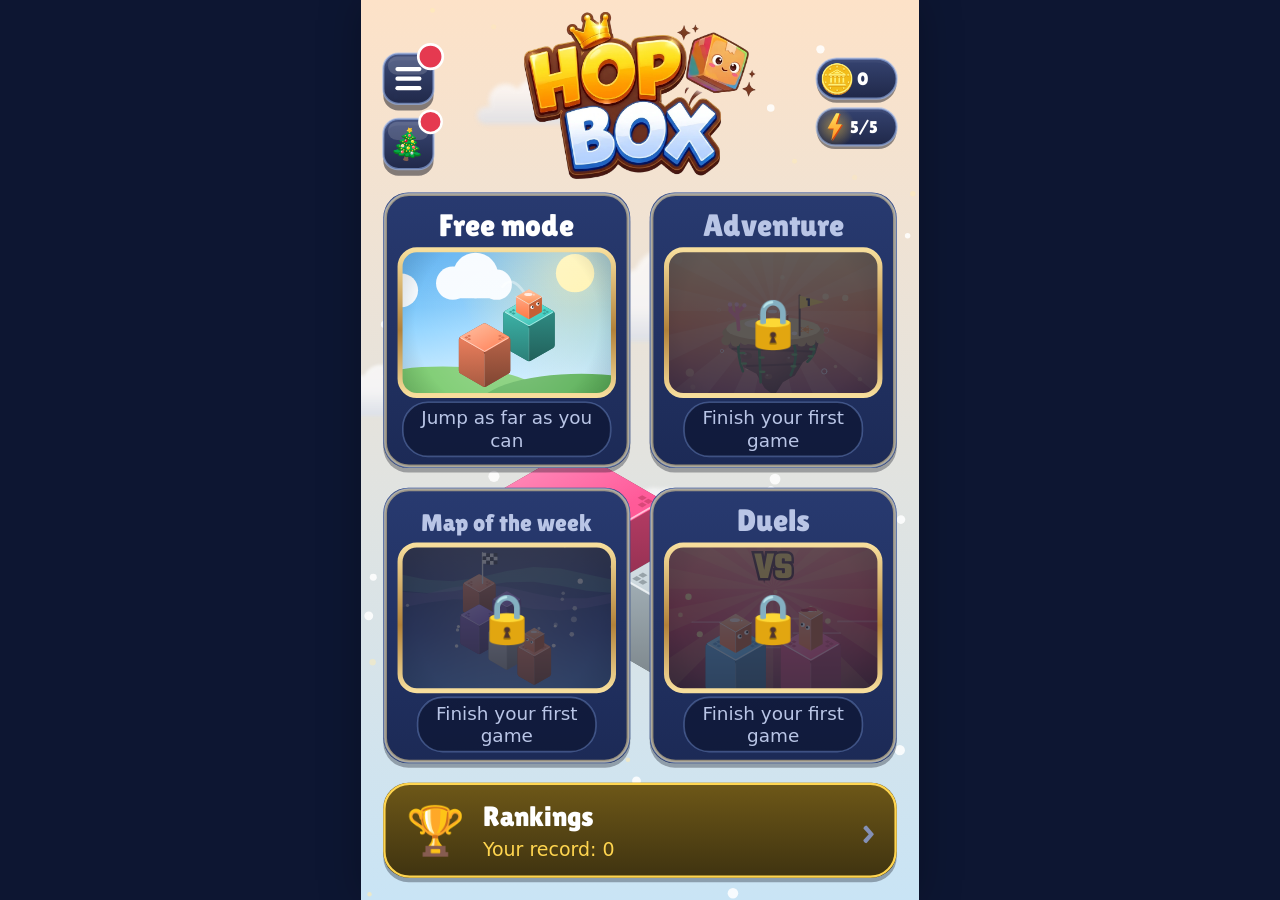
<file: index.html>
<!doctype html>
<html lang="fr">
<head>
  <meta charset="utf-8">
  <meta name="viewport" content="width=device-width, initial-scale=1, maximum-scale=1, user-scalable=no, viewport-fit=cover">
  <title>Hop Box</title>
  <meta name="description" content="Maintiens appuyé pour sauter de plateforme en plateforme." data-i18n-content="web.description">
  <meta name="theme-color" content="#FDE2C8">
  <meta name="apple-mobile-web-app-capable" content="yes">
  <meta name="mobile-web-app-capable" content="yes">
  <meta name="apple-mobile-web-app-status-bar-style" content="black-translucent">
  <meta name="apple-mobile-web-app-title" content="Hop Box">
  <link rel="manifest" href="manifest.webmanifest">
  <link rel="icon" href="icone.svg" type="image/svg+xml">
  <link rel="apple-touch-icon" href="icone-180.png">
  <link rel="stylesheet" href="style.css?v=b013c465">
</head>
<body>
  <canvas id="game" aria-label="Hop Box, jeu de saut" data-i18n-label="web.canvas_label"></canvas>
  <div id="safe-probe"></div>

  <div id="pseudo-dialog" role="dialog" aria-modal="true" aria-labelledby="pseudo-title">
    <form id="pseudo-form" class="card">
      <h2 id="pseudo-title"></h2>
      <p id="pseudo-msg"></p>
      <input id="pseudo-input" maxlength="16" autocomplete="nickname" autocapitalize="off" spellcheck="false" data-i18n-placeholder="pseudo.hint">
      <div class="actions">
        <button type="button" id="pseudo-cancel" class="secondary" data-i18n="common.cancel">Annuler</button>
        <button type="submit">OK</button>
      </div>
    </form>
  </div>

  <div id="text-dialog" role="dialog" aria-modal="true" aria-labelledby="text-title">
    <form id="text-form" class="card">
      <h2 id="text-title"></h2>
      <p id="text-msg"></p>
      <input id="text-input" autocomplete="off" autocapitalize="off" spellcheck="false">
      <div class="actions">
        <button type="button" id="text-cancel" class="secondary" data-i18n="common.cancel">Annuler</button>
        <button type="submit" id="text-ok">OK</button>
      </div>
    </form>
  </div>

  <div id="error-box">
    <div class="card">
      <h2 data-i18n="web.error_title">Oups, un problème</h2>
      <p data-i18n="web.error_msg">Fais une capture d'écran de ce message et envoie-la pour que le bug soit corrigé.</p>
      <pre id="error-text"></pre>
      <div class="actions"><button type="button" onclick="location.reload()" data-i18n="web.reload">Recharger</button></div>
    </div>
  </div>

  <script src="js/errors.js?v=b013c465"></script>
  <script src="js/i18n.js?v=b013c465"></script>
  <script src="js/gfx.js?v=b013c465"></script>
  <script src="js/scrolllist.js?v=b013c465"></script>
  <script src="js/difficulty.js?v=b013c465"></script>
  <script src="js/data.js?v=b013c465"></script>
  <script src="js/render.js?v=b013c465"></script>
  <script src="js/platform.js?v=b013c465"></script>
  <script src="js/island.js?v=b013c465"></script>
  <script src="js/space.js?v=b013c465"></script>
  <script src="js/idle.js?v=b013c465"></script>
  <script src="js/stats.js?v=b013c465"></script>
  <script src="js/ice.js?v=b013c465"></script>
  <script src="js/forest.js?v=b013c465"></script>
  <script src="js/heli.js?v=b013c465"></script>
  <script src="js/voyage.js?v=b013c465"></script>
  <script src="js/ufo.js?v=b013c465"></script>
  <script src="js/whale.js?v=b013c465"></script>
  <script src="js/sealife.js?v=b013c465"></script>
  <script src="js/spacelife.js?v=b013c465"></script>
  <script src="js/chapterambient.js?v=b013c465"></script>
  <script src="js/chapterdata.js?v=b013c465"></script>
  <script src="js/chapterhooks.js?v=b013c465"></script>
  <script src="js/polar.js?v=b013c465"></script>
  <script src="js/nuclear.js?v=b013c465"></script>
  <script src="js/daily.js?v=b013c465"></script>
  <script src="js/fest.js?v=b013c465"></script>
  <script src="js/festui.js?v=b013c465"></script>
  <script src="js/surprise.js?v=b013c465"></script>
  <script src="js/quest.js?v=b013c465"></script>
  <script src="js/questheart.js?v=b013c465"></script>
  <script src="js/energyoffer.js?v=b013c465"></script>
  <script src="js/duel.js?v=b013c465"></script>
  <script src="js/questchallenge.js?v=b013c465"></script>
  <script src="js/overheat.js?v=b013c465"></script>
  <script src="js/energygauge.js?v=b013c465"></script>
  <script src="js/gaugeskins.js?v=b013c465"></script>
  <script src="js/bigjump.js?v=b013c465"></script>
  <script src="js/questtheme.js?v=b013c465"></script>
  <script src="js/chapterheroes.js?v=b013c465"></script>
  <script src="js/mappaths.js?v=b013c465"></script>
  <script src="js/mapart.js?v=b013c465"></script>
  <script src="js/scenelive.js?v=b013c465"></script>
  <script src="js/chapterthemes.js?v=b013c465"></script>
  <script src="js/chapterthemes2.js?v=b013c465"></script>
  <script src="js/chapterthemes3.js?v=b013c465"></script>
  <script src="js/chapterthemes4.js?v=b013c465"></script>
  <script src="js/chapterthemes5.js?v=b013c465"></script>
  <script src="js/chapterbabylone.js?v=b013c465"></script>
  <script src="js/chapterolympe.js?v=b013c465"></script>
  <script src="js/chapterrome.js?v=b013c465"></script>
  <script src="js/chapterchine.js?v=b013c465"></script>
  <script src="js/chapteraztec.js?v=b013c465"></script>
  <script src="js/chapterinca.js?v=b013c465"></script>
  <script src="js/chaptervikings.js?v=b013c465"></script>
  <script src="js/chaptersigns.js?v=b013c465"></script>
  <script src="js/chapterstory.js?v=b013c465"></script>
  <script src="js/storyfx.js?v=b013c465"></script>
  <script src="js/chapters.js?v=b013c465"></script>
  <script src="js/langpicker.js?v=b013c465"></script>
  <script src="js/layercache.js?v=b013c465"></script>
  <script src="js/goldblock.js?v=b013c465"></script>
  <script src="js/perfectfx.js?v=b013c465"></script>
  <script src="js/share.js?v=b013c465"></script>
  <script src="js/volcano.js?v=b013c465"></script>
  <script src="js/satellite.js?v=b013c465"></script>
  <script src="js/bats.js?v=b013c465"></script>
  <script src="js/hornets.js?v=b013c465"></script>
  <script src="js/testmenu.js?v=b013c465"></script>
  <script src="js/bonus.js?v=b013c465"></script>
  <script src="js/balloon.js?v=b013c465"></script>
  <script src="js/character.js?v=b013c465"></script>
  <script src="js/specials.js?v=b013c465"></script>
  <script src="js/ads.js?v=b013c465"></script>
  <script src="js/progression.js?v=b013c465"></script>
  <script src="js/menus.js?v=b013c465"></script>
  <script src="js/zoompicker.js?v=b013c465"></script>
  <script src="js/bannerplane.js?v=b013c465"></script>
  <script src="js/homemenu.js?v=b013c465"></script>
  <script src="js/effects.js?v=b013c465"></script>
  <script src="js/screens.js?v=b013c465"></script>
  <script src="js/duels.js?v=b013c465"></script>
  <script src="js/weekly.js?v=b013c465"></script>
  <script src="js/sound.js?v=b013c465"></script>
  <script src="js/net.js?v=b013c465"></script>
  <script src="js/game.js?v=b013c465"></script>
  <script src="js/deathreplay.js?v=b013c465"></script>
  <script src="js/tutorial.js?v=b013c465"></script>
  <script src="js/assist.js?v=b013c465"></script>
  <script src="js/freeenergy.js?v=b013c465"></script>
  <script src="js/ranking.js?v=b013c465"></script>
  <script src="js/guide.js?v=b013c465"></script>
  <script src="js/telemetry.js?v=b013c465"></script>
  <script src="js/main.js?v=b013c465"></script>
</body>
</html>
</file>
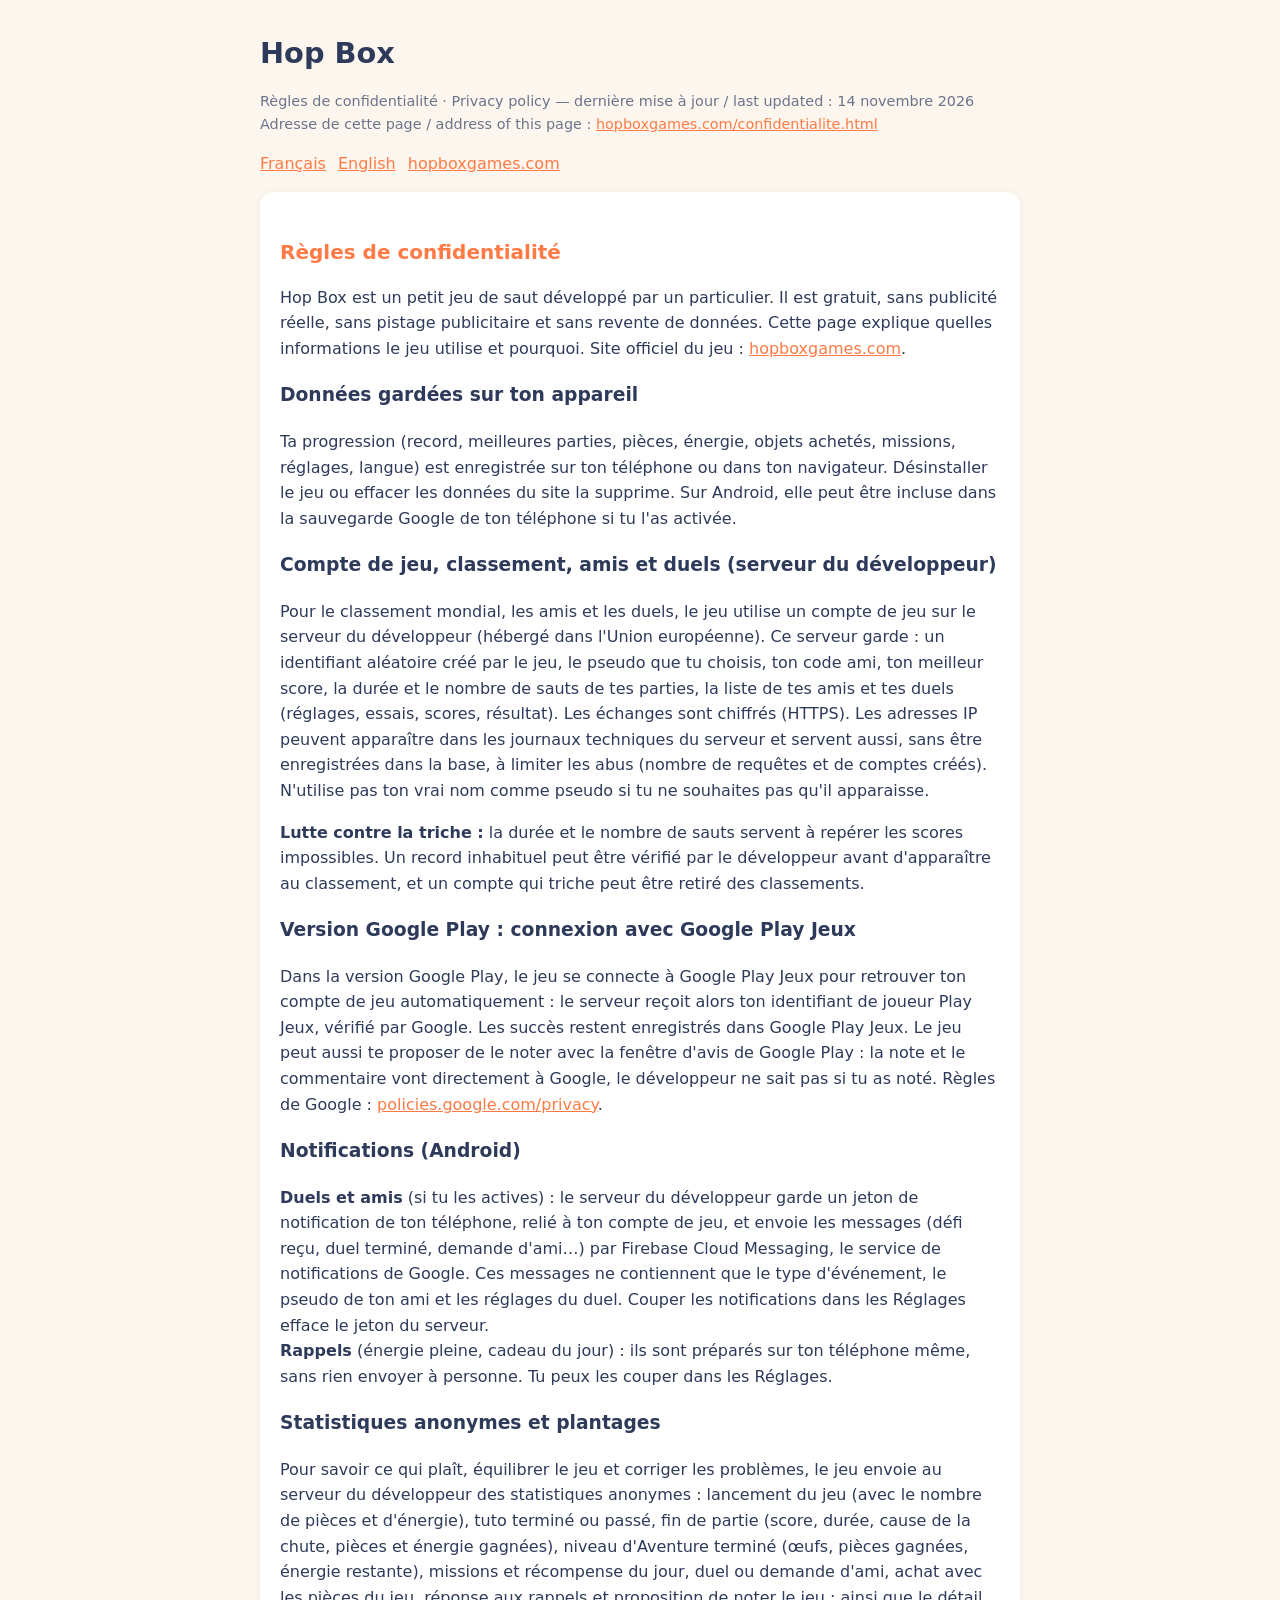
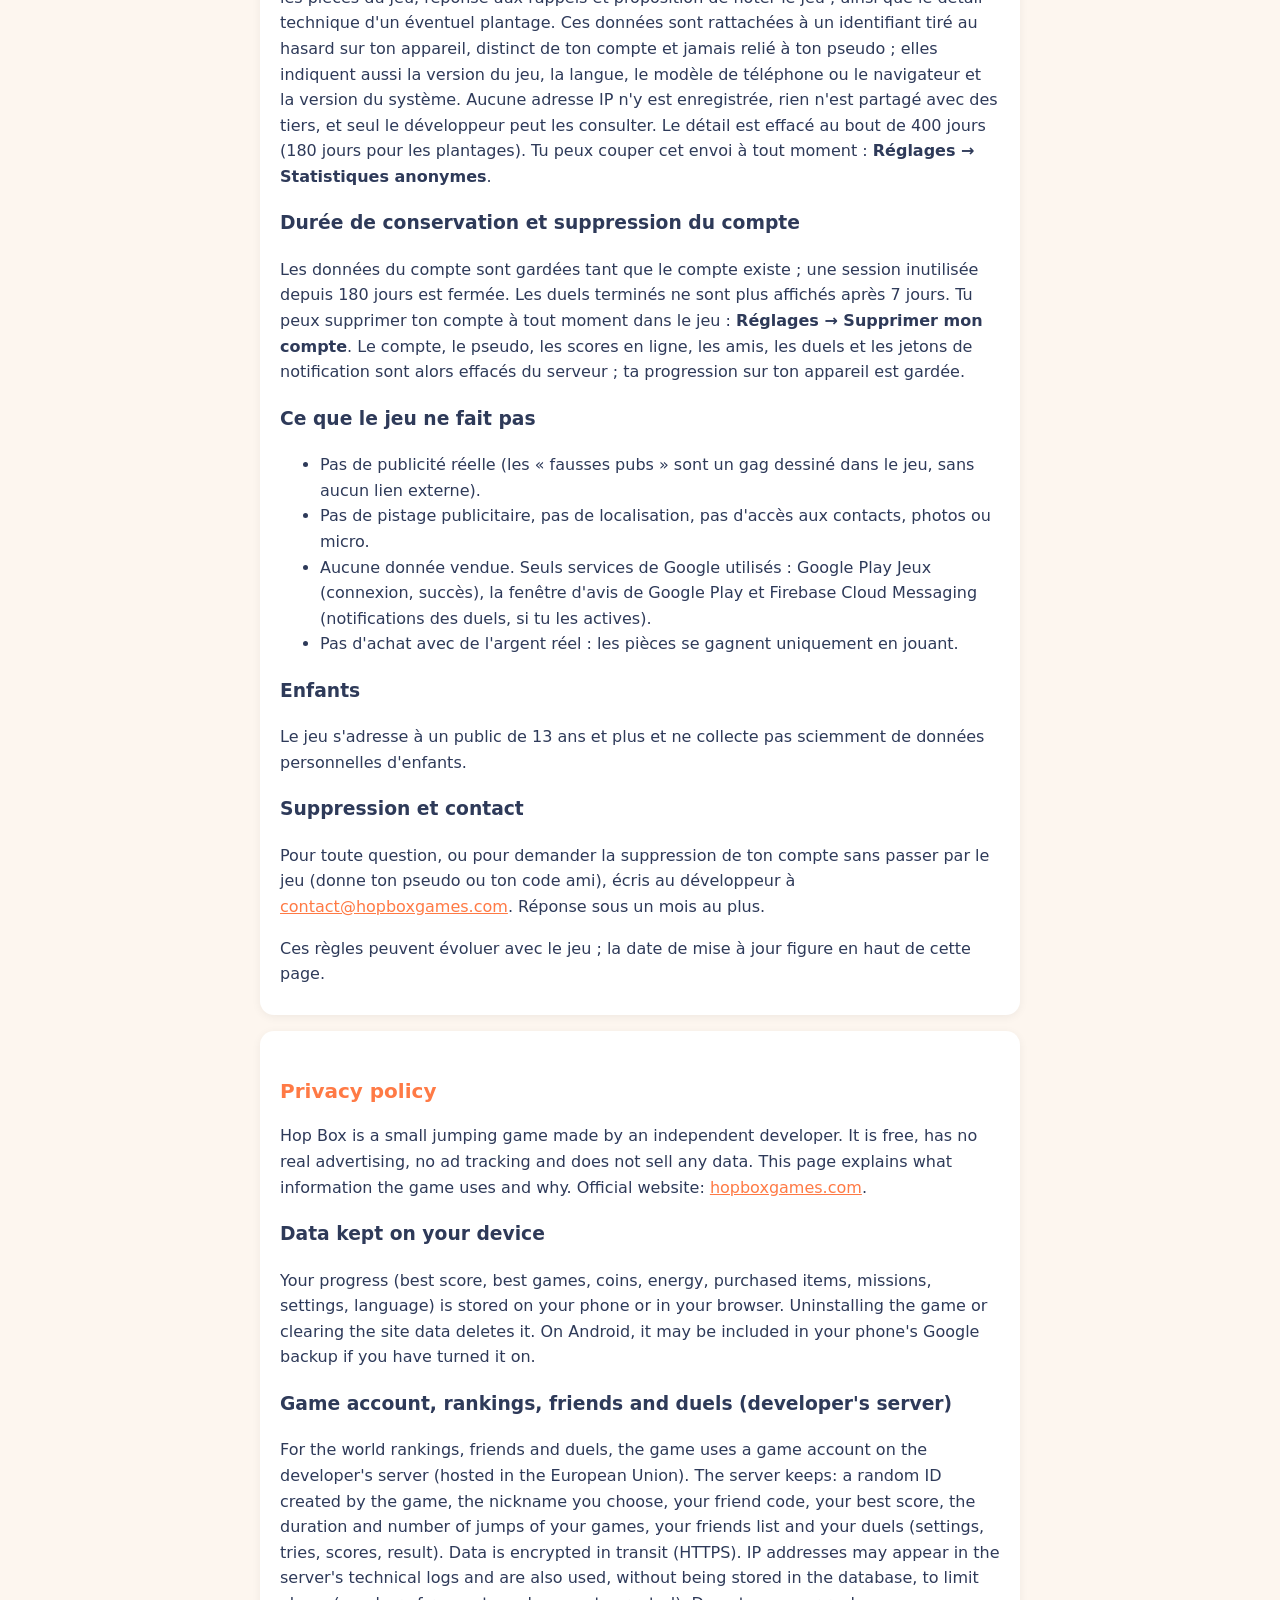
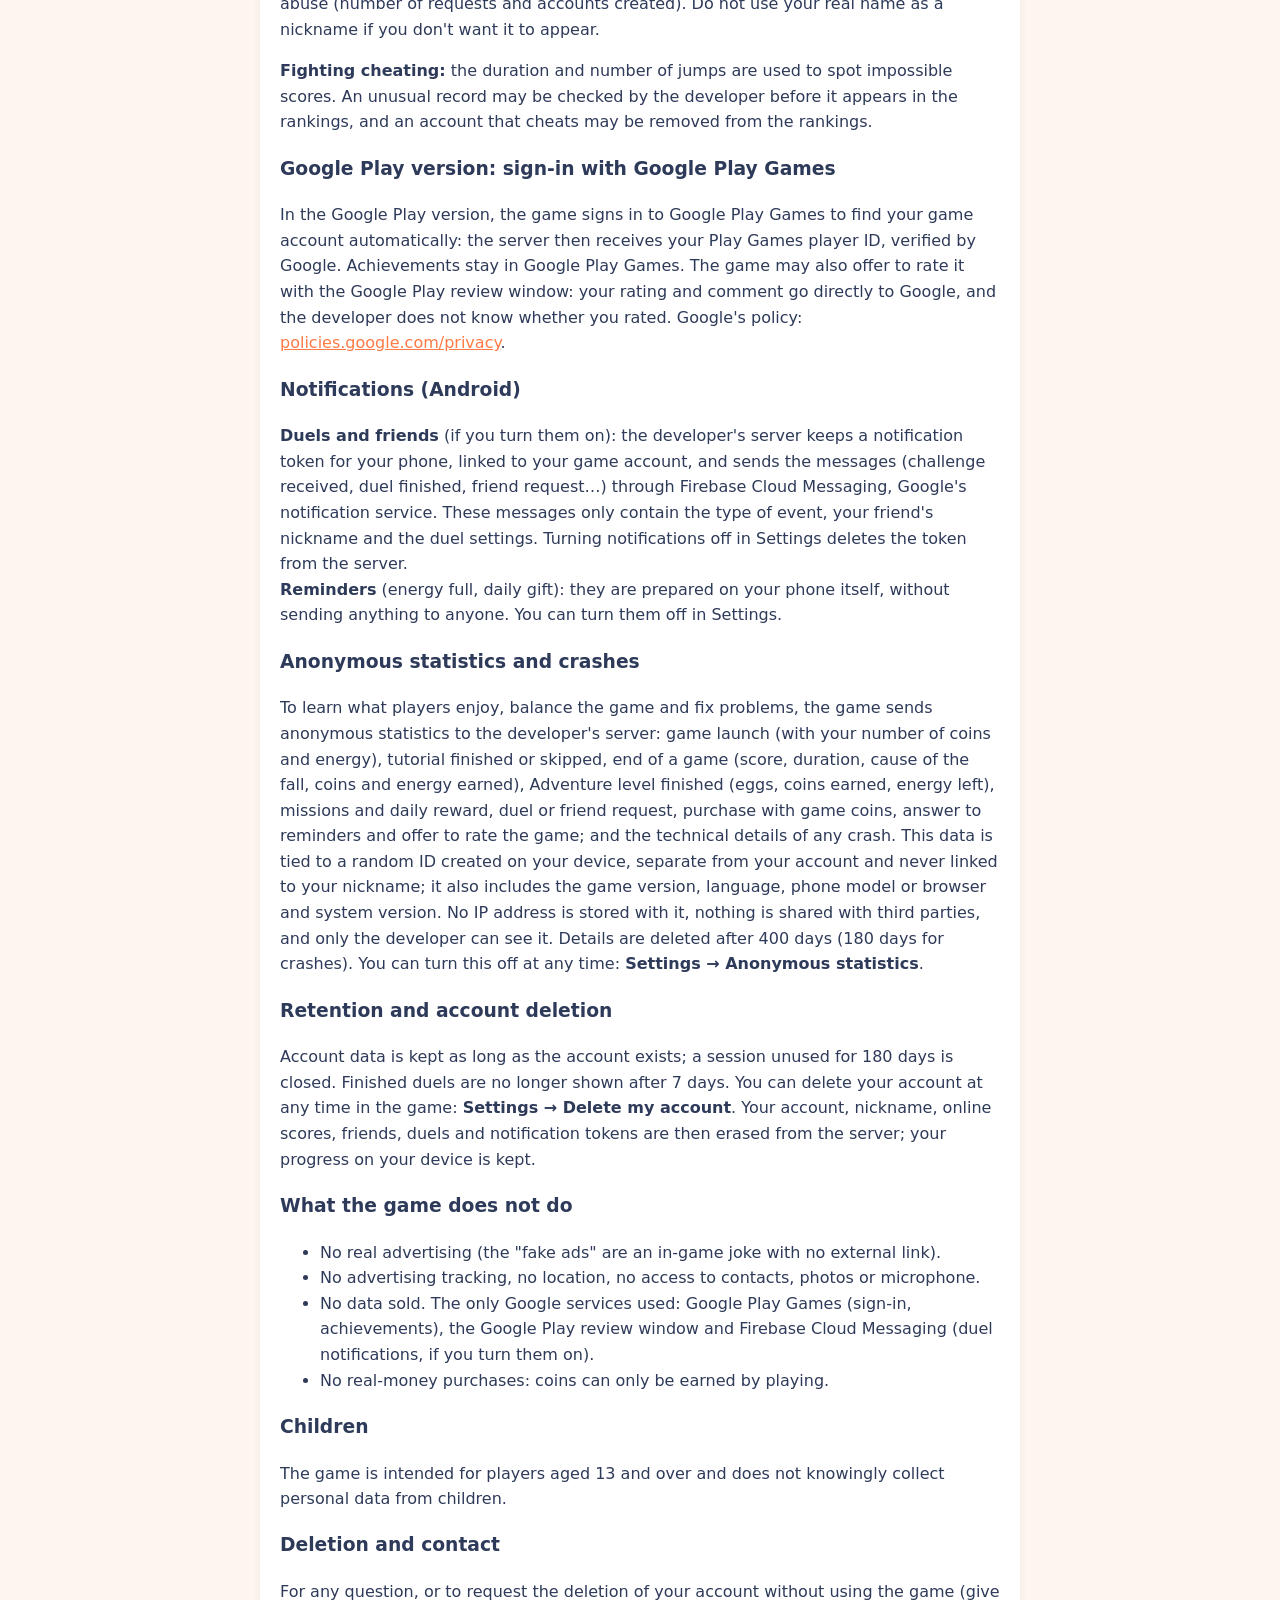
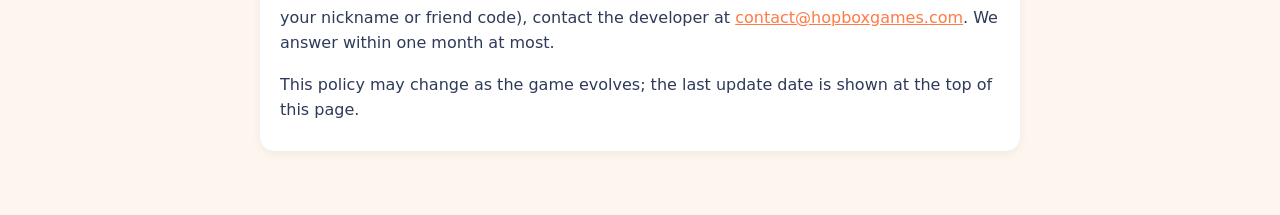
<file: confidentialite.html>
<!doctype html>
<html lang="fr">
<head>
  <meta charset="utf-8">
  <meta name="viewport" content="width=device-width, initial-scale=1">
  <title>Hop Box – Règles de confidentialité / Privacy policy</title>
  <link rel="canonical" href="https://hopboxgames.com/confidentialite.html">
  <style>
    :root { --bg: #fdf6ef; --text: #2e3a59; --muted: #6b7489; --accent: #ff7a45; --card: #ffffff; }
    @media (prefers-color-scheme: dark) {
      :root { --bg: #161c30; --text: #e8ecf5; --muted: #a8b0c2; --accent: #ff9a6b; --card: #222a44; }
    }
    body { margin: 0; background: var(--bg); color: var(--text); font: 16px/1.6 -apple-system, system-ui, "Segoe UI", Roboto, sans-serif; }
    main { max-width: 760px; margin: 0 auto; padding: 24px 16px 48px; }
    h1 { font-size: 1.8rem; margin: 0.2em 0; }
    h2 { font-size: 1.25rem; margin-top: 2em; color: var(--accent); }
    .card { background: var(--card); border-radius: 14px; padding: 4px 20px 12px; margin: 16px 0; box-shadow: 0 2px 10px rgba(0,0,0,0.06); }
    .muted { color: var(--muted); font-size: 0.9rem; }
    a { color: var(--accent); }
    nav a { margin-right: 12px; }
  </style>
</head>
<body>
<main>
  <h1>Hop Box</h1>
  <p class="muted">Règles de confidentialité · Privacy policy — dernière mise à jour / last updated : 14 novembre 2026<br>
    Adresse de cette page / address of this page : <a href="https://hopboxgames.com/confidentialite.html">hopboxgames.com/confidentialite.html</a></p>
  <nav><a href="#fr">Français</a><a href="#en">English</a><a href="https://hopboxgames.com/">hopboxgames.com</a></nav>

  <section id="fr" class="card">
    <h2>Règles de confidentialité</h2>
    <p>Hop Box est un petit jeu de saut développé par un particulier. Il est gratuit, sans publicité réelle, sans pistage
      publicitaire et sans revente de données. Cette page explique quelles informations le jeu utilise et pourquoi.
      Site officiel du jeu : <a href="https://hopboxgames.com/">hopboxgames.com</a>.</p>

    <h3>Données gardées sur ton appareil</h3>
    <p>Ta progression (record, meilleures parties, pièces, énergie, objets achetés, missions, réglages, langue) est
      enregistrée sur ton téléphone ou dans ton navigateur. Désinstaller le jeu ou effacer les données du site la
      supprime. Sur Android, elle peut être incluse dans la sauvegarde Google de ton téléphone si tu l'as activée.</p>

    <h3>Compte de jeu, classement, amis et duels (serveur du développeur)</h3>
    <p>Pour le classement mondial, les amis et les duels, le jeu utilise un compte de jeu sur le serveur du développeur
      (hébergé dans l'Union européenne). Ce serveur garde : un identifiant aléatoire créé par le jeu, le pseudo que tu
      choisis, ton code ami, ton meilleur score, la durée et le nombre de sauts de tes parties, la liste de tes amis et
      tes duels (réglages, essais, scores, résultat). Les échanges sont chiffrés (HTTPS). Les adresses IP peuvent
      apparaître dans les journaux techniques du serveur et servent aussi, sans être enregistrées dans la base, à
      limiter les abus (nombre de requêtes et de comptes créés). N'utilise pas ton vrai nom comme pseudo si tu ne
      souhaites pas qu'il apparaisse.</p>
    <p><strong>Lutte contre la triche :</strong> la durée et le nombre de sauts servent à repérer les scores impossibles.
      Un record inhabituel peut être vérifié par le développeur avant d'apparaître au classement, et un compte qui
      triche peut être retiré des classements.</p>

    <h3>Version Google Play : connexion avec Google Play Jeux</h3>
    <p>Dans la version Google Play, le jeu se connecte à Google Play Jeux pour retrouver ton compte de jeu
      automatiquement : le serveur reçoit alors ton identifiant de joueur Play Jeux, vérifié par Google. Les succès
      restent enregistrés dans Google Play Jeux. Le jeu peut aussi te proposer de le noter avec la fenêtre d'avis de
      Google Play : la note et le commentaire vont directement à Google, le développeur ne sait pas si tu as noté.
      Règles de Google : <a href="https://policies.google.com/privacy">policies.google.com/privacy</a>.</p>

    <h3>Notifications (Android)</h3>
    <p><strong>Duels et amis</strong> (si tu les actives) : le serveur du développeur garde un jeton de notification de
      ton téléphone, relié à ton compte de jeu, et envoie les messages (défi reçu, duel terminé, demande d'ami…) par
      Firebase Cloud Messaging, le service de notifications de Google. Ces messages ne contiennent que le type
      d'événement, le pseudo de ton ami et les réglages du duel. Couper les notifications dans les Réglages efface le
      jeton du serveur.<br>
      <strong>Rappels</strong> (énergie pleine, cadeau du jour) : ils sont préparés sur ton téléphone même, sans rien
      envoyer à personne. Tu peux les couper dans les Réglages.</p>

    <h3>Statistiques anonymes et plantages</h3>
    <p>Pour savoir ce qui plaît, équilibrer le jeu et corriger les problèmes, le jeu envoie au serveur du développeur des
      statistiques anonymes : lancement du jeu (avec le nombre de pièces et d'énergie), tuto terminé ou passé, fin de
      partie (score, durée, cause de la chute, pièces et énergie gagnées), niveau d'Aventure terminé (œufs, pièces
      gagnées, énergie restante), missions et récompense du jour, duel ou demande d'ami, achat avec les pièces du jeu,
      réponse aux rappels et proposition de noter le jeu ; ainsi que le détail technique d'un éventuel plantage. Ces
      données sont rattachées à un identifiant tiré au hasard sur ton appareil, distinct de ton compte et jamais relié à
      ton pseudo ; elles indiquent aussi la version du jeu, la langue, le modèle de téléphone ou le navigateur et la
      version du système. Aucune adresse IP n'y est enregistrée, rien n'est partagé avec des tiers, et seul le
      développeur peut les consulter. Le détail est effacé au bout de 400 jours (180 jours pour les plantages).
      Tu peux couper cet envoi à tout moment : <strong>Réglages → Statistiques anonymes</strong>.</p>

    <h3>Durée de conservation et suppression du compte</h3>
    <p>Les données du compte sont gardées tant que le compte existe ; une session inutilisée depuis 180 jours est
      fermée. Les duels terminés ne sont plus affichés après 7 jours. Tu peux supprimer ton compte à tout moment dans
      le jeu : <strong>Réglages → Supprimer mon compte</strong>. Le compte, le pseudo, les scores en ligne, les amis, les
      duels et les jetons de notification sont alors effacés du serveur ; ta progression sur ton appareil est gardée.</p>

    <h3>Ce que le jeu ne fait pas</h3>
    <ul>
      <li>Pas de publicité réelle (les « fausses pubs » sont un gag dessiné dans le jeu, sans aucun lien externe).</li>
      <li>Pas de pistage publicitaire, pas de localisation, pas d'accès aux contacts, photos ou micro.</li>
      <li>Aucune donnée vendue. Seuls services de Google utilisés : Google Play Jeux (connexion, succès), la fenêtre
        d'avis de Google Play et Firebase Cloud Messaging (notifications des duels, si tu les actives).</li>
      <li>Pas d'achat avec de l'argent réel : les pièces se gagnent uniquement en jouant.</li>
    </ul>

    <h3>Enfants</h3>
    <p>Le jeu s'adresse à un public de 13 ans et plus et ne collecte pas sciemment de données personnelles d'enfants.</p>

    <h3>Suppression et contact</h3>
    <p>Pour toute question, ou pour demander la suppression de ton compte sans passer par le jeu (donne ton pseudo ou
      ton code ami), écris au développeur à <a href="mailto:contact@hopboxgames.com">contact@hopboxgames.com</a>.
      Réponse sous un mois au plus.</p>
    <p>Ces règles peuvent évoluer avec le jeu ; la date de mise à jour figure en haut de cette page.</p>
  </section>

  <section id="en" class="card">
    <h2>Privacy policy</h2>
    <p>Hop Box is a small jumping game made by an independent developer. It is free, has no real advertising, no ad
      tracking and does not sell any data. This page explains what information the game uses and why.
      Official website: <a href="https://hopboxgames.com/">hopboxgames.com</a>.</p>

    <h3>Data kept on your device</h3>
    <p>Your progress (best score, best games, coins, energy, purchased items, missions, settings, language) is stored on
      your phone or in your browser. Uninstalling the game or clearing the site data deletes it. On Android, it may be
      included in your phone's Google backup if you have turned it on.</p>

    <h3>Game account, rankings, friends and duels (developer's server)</h3>
    <p>For the world rankings, friends and duels, the game uses a game account on the developer's server (hosted in the
      European Union). The server keeps: a random ID created by the game, the nickname you choose, your friend code,
      your best score, the duration and number of jumps of your games, your friends list and your duels (settings,
      tries, scores, result). Data is encrypted in transit (HTTPS). IP addresses may appear in the server's technical
      logs and are also used, without being stored in the database, to limit abuse (number of requests and accounts
      created). Do not use your real name as a nickname if you don't want it to appear.</p>
    <p><strong>Fighting cheating:</strong> the duration and number of jumps are used to spot impossible scores. An unusual
      record may be checked by the developer before it appears in the rankings, and an account that cheats may be
      removed from the rankings.</p>

    <h3>Google Play version: sign-in with Google Play Games</h3>
    <p>In the Google Play version, the game signs in to Google Play Games to find your game account automatically: the
      server then receives your Play Games player ID, verified by Google. Achievements stay in Google Play Games. The
      game may also offer to rate it with the Google Play review window: your rating and comment go directly to Google,
      and the developer does not know whether you rated. Google's policy:
      <a href="https://policies.google.com/privacy">policies.google.com/privacy</a>.</p>

    <h3>Notifications (Android)</h3>
    <p><strong>Duels and friends</strong> (if you turn them on): the developer's server keeps a notification token for your
      phone, linked to your game account, and sends the messages (challenge received, duel finished, friend request…)
      through Firebase Cloud Messaging, Google's notification service. These messages only contain the type of event,
      your friend's nickname and the duel settings. Turning notifications off in Settings deletes the token from the
      server.<br>
      <strong>Reminders</strong> (energy full, daily gift): they are prepared on your phone itself, without sending anything
      to anyone. You can turn them off in Settings.</p>

    <h3>Anonymous statistics and crashes</h3>
    <p>To learn what players enjoy, balance the game and fix problems, the game sends anonymous statistics to the
      developer's server: game launch (with your number of coins and energy), tutorial finished or skipped, end of a game
      (score, duration, cause of the fall, coins and energy earned), Adventure level finished (eggs, coins earned, energy
      left), missions and daily reward, duel or friend request, purchase with game coins, answer to reminders and offer
      to rate the game; and the technical details of any crash. This data is tied to a random ID created on your
      device, separate from your account and never linked to your nickname; it also includes the game version,
      language, phone model or browser and system version. No IP address is stored with it, nothing is shared with
      third parties, and only the developer can see it. Details are deleted after 400 days (180 days for crashes).
      You can turn this off at any time: <strong>Settings → Anonymous statistics</strong>.</p>

    <h3>Retention and account deletion</h3>
    <p>Account data is kept as long as the account exists; a session unused for 180 days is closed. Finished duels are no
      longer shown after 7 days. You can delete your account at any time in the game: <strong>Settings → Delete my
      account</strong>. Your account, nickname, online scores, friends, duels and notification tokens are then erased from
      the server; your progress on your device is kept.</p>

    <h3>What the game does not do</h3>
    <ul>
      <li>No real advertising (the "fake ads" are an in-game joke with no external link).</li>
      <li>No advertising tracking, no location, no access to contacts, photos or microphone.</li>
      <li>No data sold. The only Google services used: Google Play Games (sign-in, achievements), the Google Play review
        window and Firebase Cloud Messaging (duel notifications, if you turn them on).</li>
      <li>No real-money purchases: coins can only be earned by playing.</li>
    </ul>

    <h3>Children</h3>
    <p>The game is intended for players aged 13 and over and does not knowingly collect personal data from children.</p>

    <h3>Deletion and contact</h3>
    <p>For any question, or to request the deletion of your account without using the game (give your nickname or friend
      code), contact the developer at <a href="mailto:contact@hopboxgames.com">contact@hopboxgames.com</a>. We answer
      within one month at most.</p>
    <p>This policy may change as the game evolves; the last update date is shown at the top of this page.</p>
  </section>
</main>
</body>
</html>
</file>
<file: style.css>
/* Police « jeu » des textes en gras (Lilita One, licence OFL : fonts/OFL.txt) */
@font-face { font-family: "Lilita One"; src: url("fonts/LilitaOne-Regular.ttf") format("truetype"); font-display: block; }
/* Teko Bold (licence OFL, fonts/OFL-Teko.txt) : seulement le « VS » et le « DUEL ! » des duels */
@font-face { font-family: "Teko"; src: url("fonts/Teko-Bold.ttf") format("truetype"); font-display: block; }
/* Thème « Nuit & Or », le même que dans le jeu (UI dans js/screens.js) : panneaux bleu nuit, liseré doré */
:root {
  --bg: #FDE2C8;
  --ink: #FFFFFF;
  --accent: #3DBE4A;
  --card: #1D2E5C;
  --muted: #B9C5E6;
}
* { box-sizing: border-box; -webkit-tap-highlight-color: transparent; }
html, body {
  margin: 0; height: 100%; overflow: hidden; background: #0D1632;
  overscroll-behavior: none; -webkit-user-select: none; user-select: none; -webkit-touch-callout: none;
  font-family: -apple-system, system-ui, "Segoe UI", Roboto, sans-serif;
}
#game { display: block; position: fixed; top: 0; left: 0; touch-action: none; box-shadow: 0 0 40px rgba(0, 0, 0, 0.25); }
/* Sert à lire la taille de l'encoche et de la barre du bas (safe-area) */
#safe-probe {
  position: fixed; visibility: hidden; pointer-events: none;
  padding-top: env(safe-area-inset-top); padding-bottom: env(safe-area-inset-bottom);
}
#pseudo-dialog, #text-dialog, #error-box {
  position: fixed; top: 0; right: 0; bottom: 0; left: 0; display: none; align-items: center; justify-content: center;
  background: rgba(6, 10, 26, 0.7); padding: 16px; z-index: 10;
}
#pseudo-dialog.open, #text-dialog.open { display: flex; }
#text-input.code { text-transform: uppercase; letter-spacing: 0.2em; text-align: center; font-weight: 700; }
.card {
  width: 100%; max-width: 360px; color: var(--ink);
  background: linear-gradient(#1D2E5C, #0D1632) padding-box, linear-gradient(#F7DE9C, #B2823A 55%, #F7DE9C) border-box;
  border: 3px solid transparent; border-radius: 22px; padding: 20px; box-shadow: 0 10px 30px rgba(2, 5, 16, 0.6);
}
.card h2 { margin: 0 0 6px; font-size: 1.35rem; font-family: "Lilita One", system-ui, sans-serif; font-weight: 400; text-shadow: 0 2px 0 #0A1230; }
.card p { margin: 0 0 14px; color: var(--muted); font-size: 0.95rem; }
.card input {
  width: 100%; font-size: 1.1rem; padding: 12px 14px; border-radius: 12px;
  border: 2px solid rgba(132, 168, 240, 0.55); color: #fff; background: #121B3A; -webkit-user-select: text; user-select: text;
}
.card input::placeholder { color: #8490B6; }
.card input:focus { outline: none; border-color: #FFD54F; }
.actions { display: flex; gap: 10px; justify-content: flex-end; margin-top: 16px; }
/* Boutons « bonbon » : dégradé, épaisseur dessous, texte ombré */
.actions button {
  font-family: "Lilita One", system-ui, sans-serif; font-size: 1.05rem; border: 0; border-radius: 999px; padding: 10px 24px;
  background: linear-gradient(#5FD95A, #2FA63A); color: #fff; cursor: pointer; text-shadow: 0 2px 2px rgba(0, 0, 0, 0.35);
  box-shadow: 0 4px 0 #1F7A2A, inset 0 2px 0 rgba(255, 255, 255, 0.35);
}
.actions button:active { transform: translateY(3px); box-shadow: 0 1px 0 #1F7A2A, inset 0 2px 0 rgba(255, 255, 255, 0.35); }
.actions button.secondary { background: linear-gradient(#8492B4, #5A6788); box-shadow: 0 4px 0 #3D4764, inset 0 2px 0 rgba(255, 255, 255, 0.3); }
.actions button.danger { background: linear-gradient(#FF6B6B, #D12F3A); box-shadow: 0 4px 0 #8A1C24, inset 0 2px 0 rgba(255, 255, 255, 0.3); }
#error-box { display: none; z-index: 20; }
#error-text {
  white-space: pre-wrap; word-break: break-word; font-size: 0.75rem; max-height: 40vh; overflow: auto;
  background: #121B3A; border-radius: 10px; padding: 10px; color: #FFD9B8; -webkit-user-select: text; user-select: text;
}
</file>
